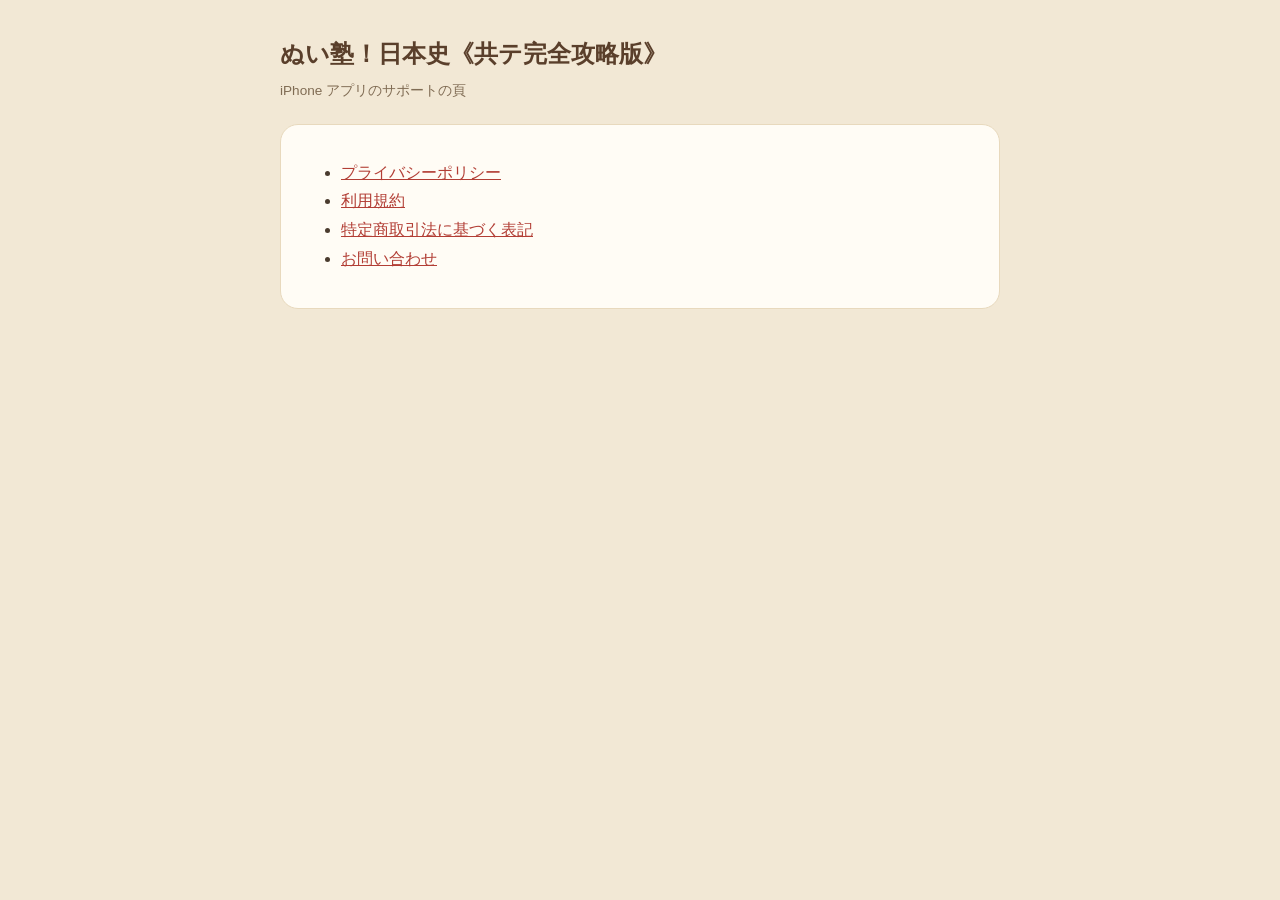
<file: index.html>
<!doctype html><html lang="ja"><head><meta charset="utf-8"><meta name="viewport" content="width=device-width,initial-scale=1"><title>ぬい塾！日本史《共テ完全攻略版》</title><link rel="stylesheet" href="style.css"></head><body><main>
<h1>ぬい塾！日本史《共テ完全攻略版》</h1><p class="date">iPhone アプリのサポートの頁</p>
<section><ul><li><a href="privacy.html">プライバシーポリシー</a></li><li><a href="terms.html">利用規約</a></li><li><a href="tokushoho.html">特定商取引法に基づく表記</a></li><li><a href="contact.html">お問い合わせ</a></li></ul></section>
</main></body></html>
</file>
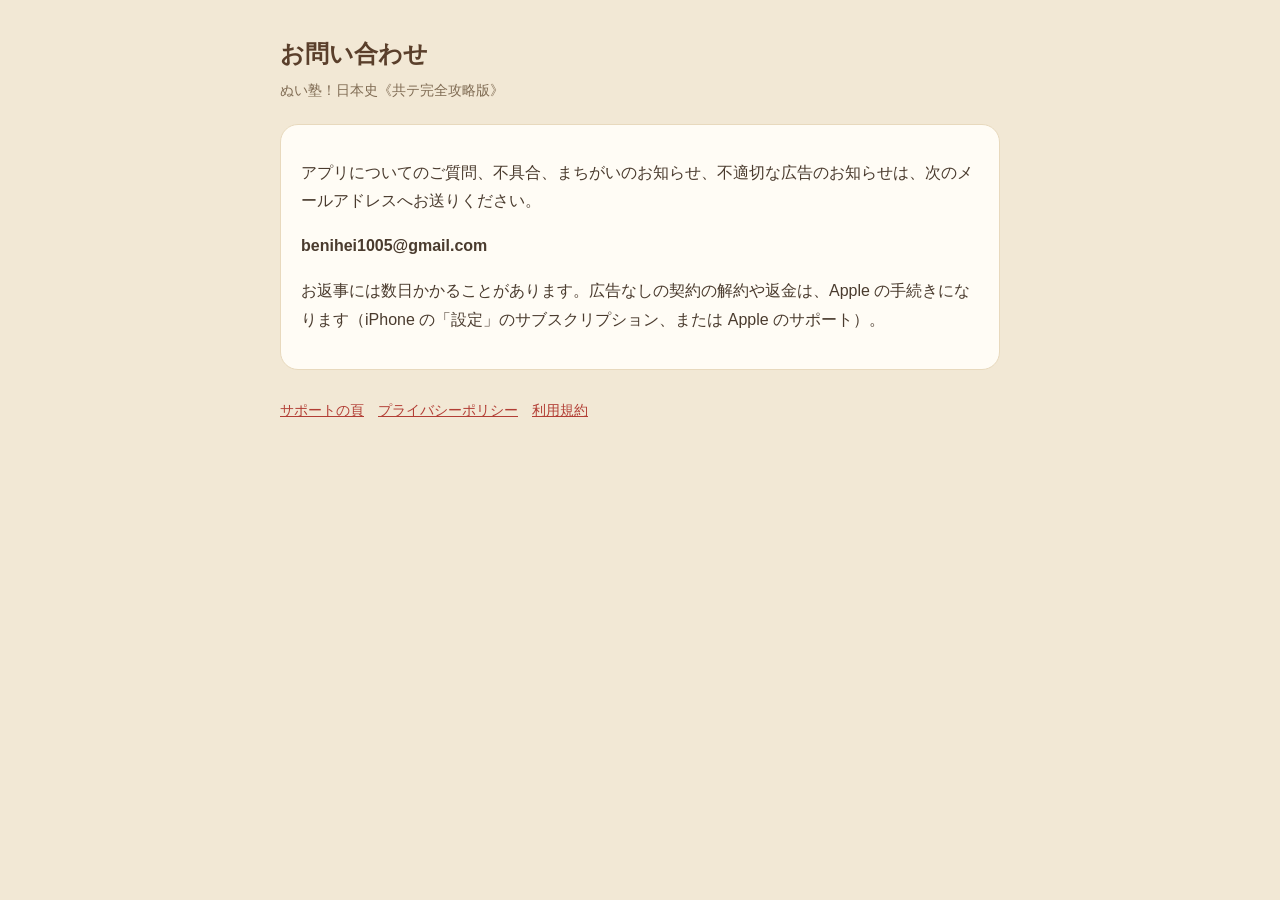
<file: contact.html>
<!doctype html><html lang="ja"><head><meta charset="utf-8"><meta name="viewport" content="width=device-width,initial-scale=1"><title>お問い合わせ｜ぬい塾！日本史</title><link rel="stylesheet" href="style.css"></head><body><main>
<h1>お問い合わせ</h1><p class="date">ぬい塾！日本史《共テ完全攻略版》</p>
<section><p>アプリについてのご質問、不具合、まちがいのお知らせ、不適切な広告のお知らせは、次のメールアドレスへお送りください。</p><p><strong>benihei1005@gmail.com</strong></p><p>お返事には数日かかることがあります。広告なしの契約の解約や返金は、Apple の手続きになります（iPhone の「設定」のサブスクリプション、または Apple のサポート）。</p></section>
<nav><a href="index.html">サポートの頁</a><a href="privacy.html">プライバシーポリシー</a><a href="terms.html">利用規約</a></nav>
</main></body></html>
</file>
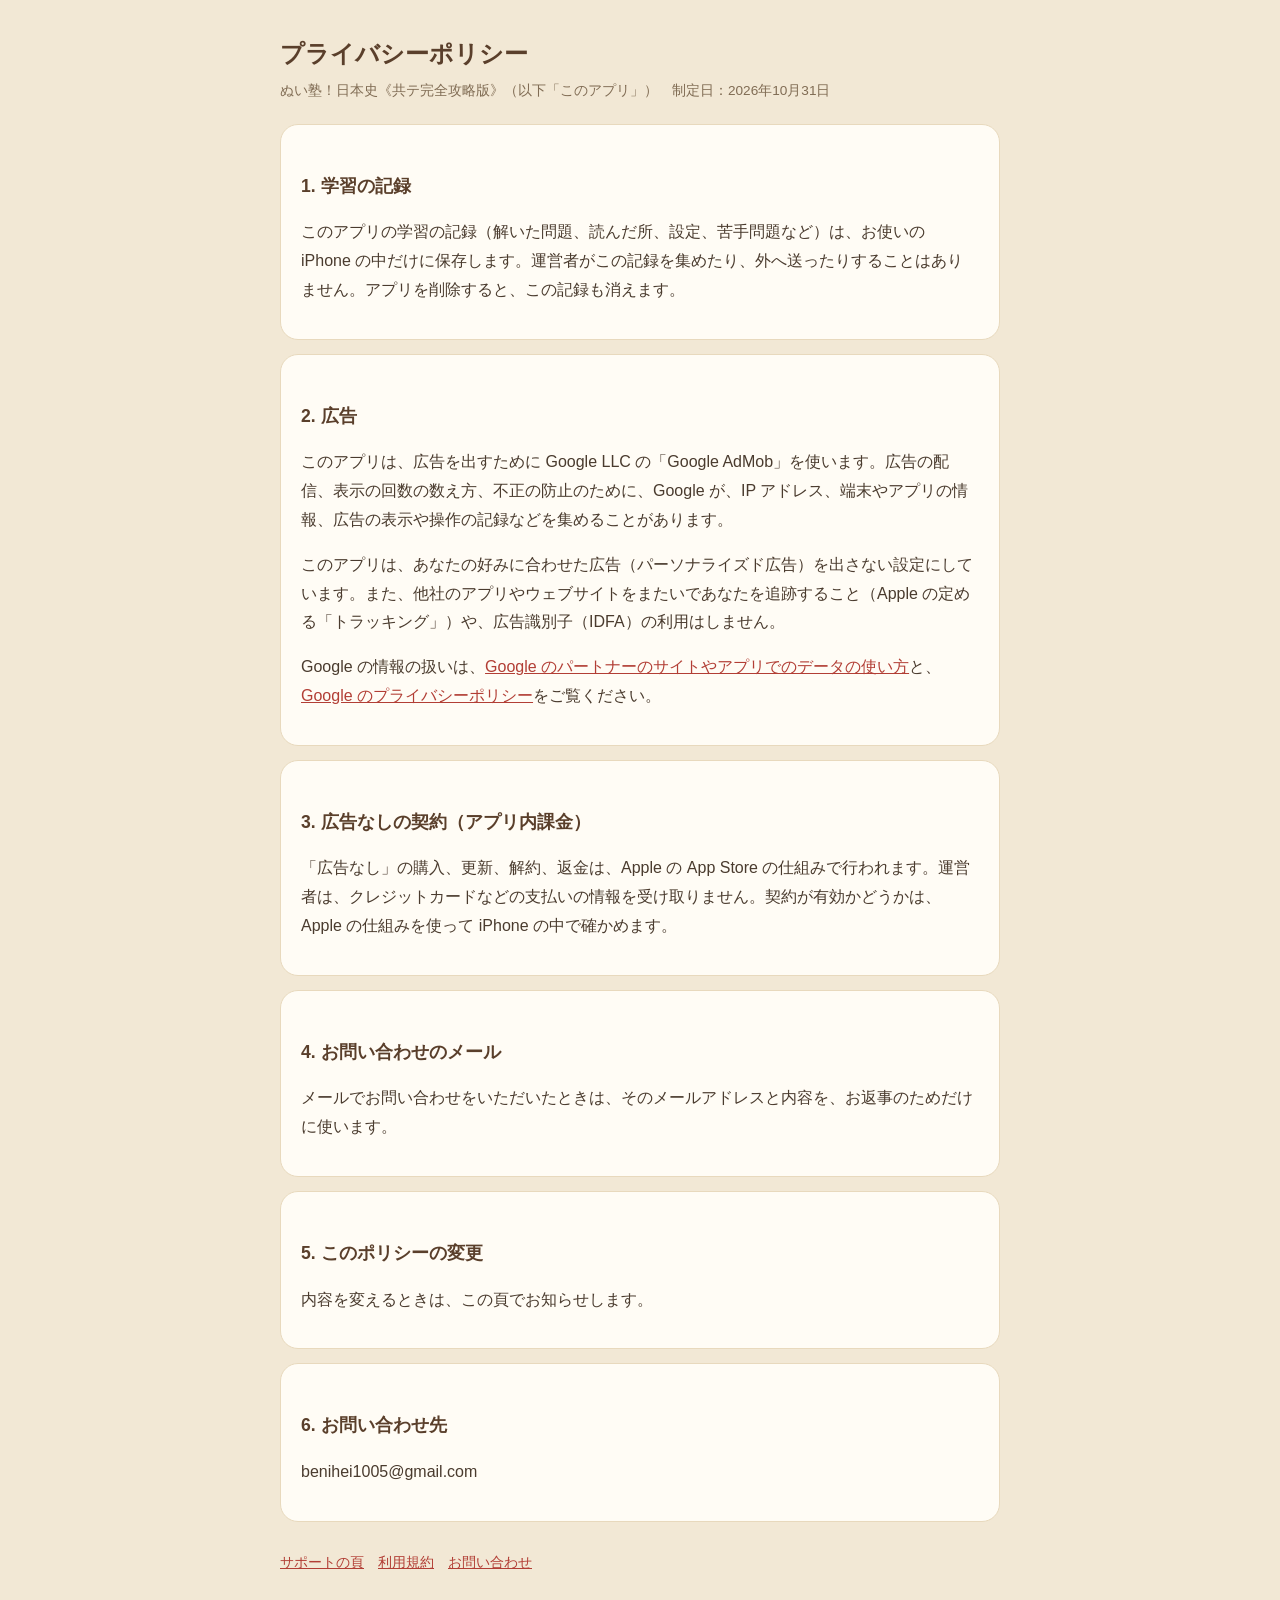
<file: privacy.html>
<!doctype html><html lang="ja"><head><meta charset="utf-8"><meta name="viewport" content="width=device-width,initial-scale=1"><title>プライバシーポリシー｜ぬい塾！日本史</title><link rel="stylesheet" href="style.css"></head><body><main>
<h1>プライバシーポリシー</h1><p class="date">ぬい塾！日本史《共テ完全攻略版》（以下「このアプリ」）　制定日：2026年10月31日</p>
<section><h2>1. 学習の記録</h2><p>このアプリの学習の記録（解いた問題、読んだ所、設定、苦手問題など）は、お使いの iPhone の中だけに保存します。運営者がこの記録を集めたり、外へ送ったりすることはありません。アプリを削除すると、この記録も消えます。</p></section>
<section><h2>2. 広告</h2><p>このアプリは、広告を出すために Google LLC の「Google AdMob」を使います。広告の配信、表示の回数の数え方、不正の防止のために、Google が、IP アドレス、端末やアプリの情報、広告の表示や操作の記録などを集めることがあります。</p><p>このアプリは、あなたの好みに合わせた広告（パーソナライズド広告）を出さない設定にしています。また、他社のアプリやウェブサイトをまたいであなたを追跡すること（Apple の定める「トラッキング」）や、広告識別子（IDFA）の利用はしません。</p><p>Google の情報の扱いは、<a href="https://policies.google.com/technologies/partner-sites">Google のパートナーのサイトやアプリでのデータの使い方</a>と、<a href="https://policies.google.com/privacy">Google のプライバシーポリシー</a>をご覧ください。</p></section>
<section><h2>3. 広告なしの契約（アプリ内課金）</h2><p>「広告なし」の購入、更新、解約、返金は、Apple の App Store の仕組みで行われます。運営者は、クレジットカードなどの支払いの情報を受け取りません。契約が有効かどうかは、Apple の仕組みを使って iPhone の中で確かめます。</p></section>
<section><h2>4. お問い合わせのメール</h2><p>メールでお問い合わせをいただいたときは、そのメールアドレスと内容を、お返事のためだけに使います。</p></section>
<section><h2>5. このポリシーの変更</h2><p>内容を変えるときは、この頁でお知らせします。</p></section>
<section><h2>6. お問い合わせ先</h2><p>benihei1005@gmail.com</p></section>
<nav><a href="index.html">サポートの頁</a><a href="terms.html">利用規約</a><a href="contact.html">お問い合わせ</a></nav>
</main></body></html>
</file>
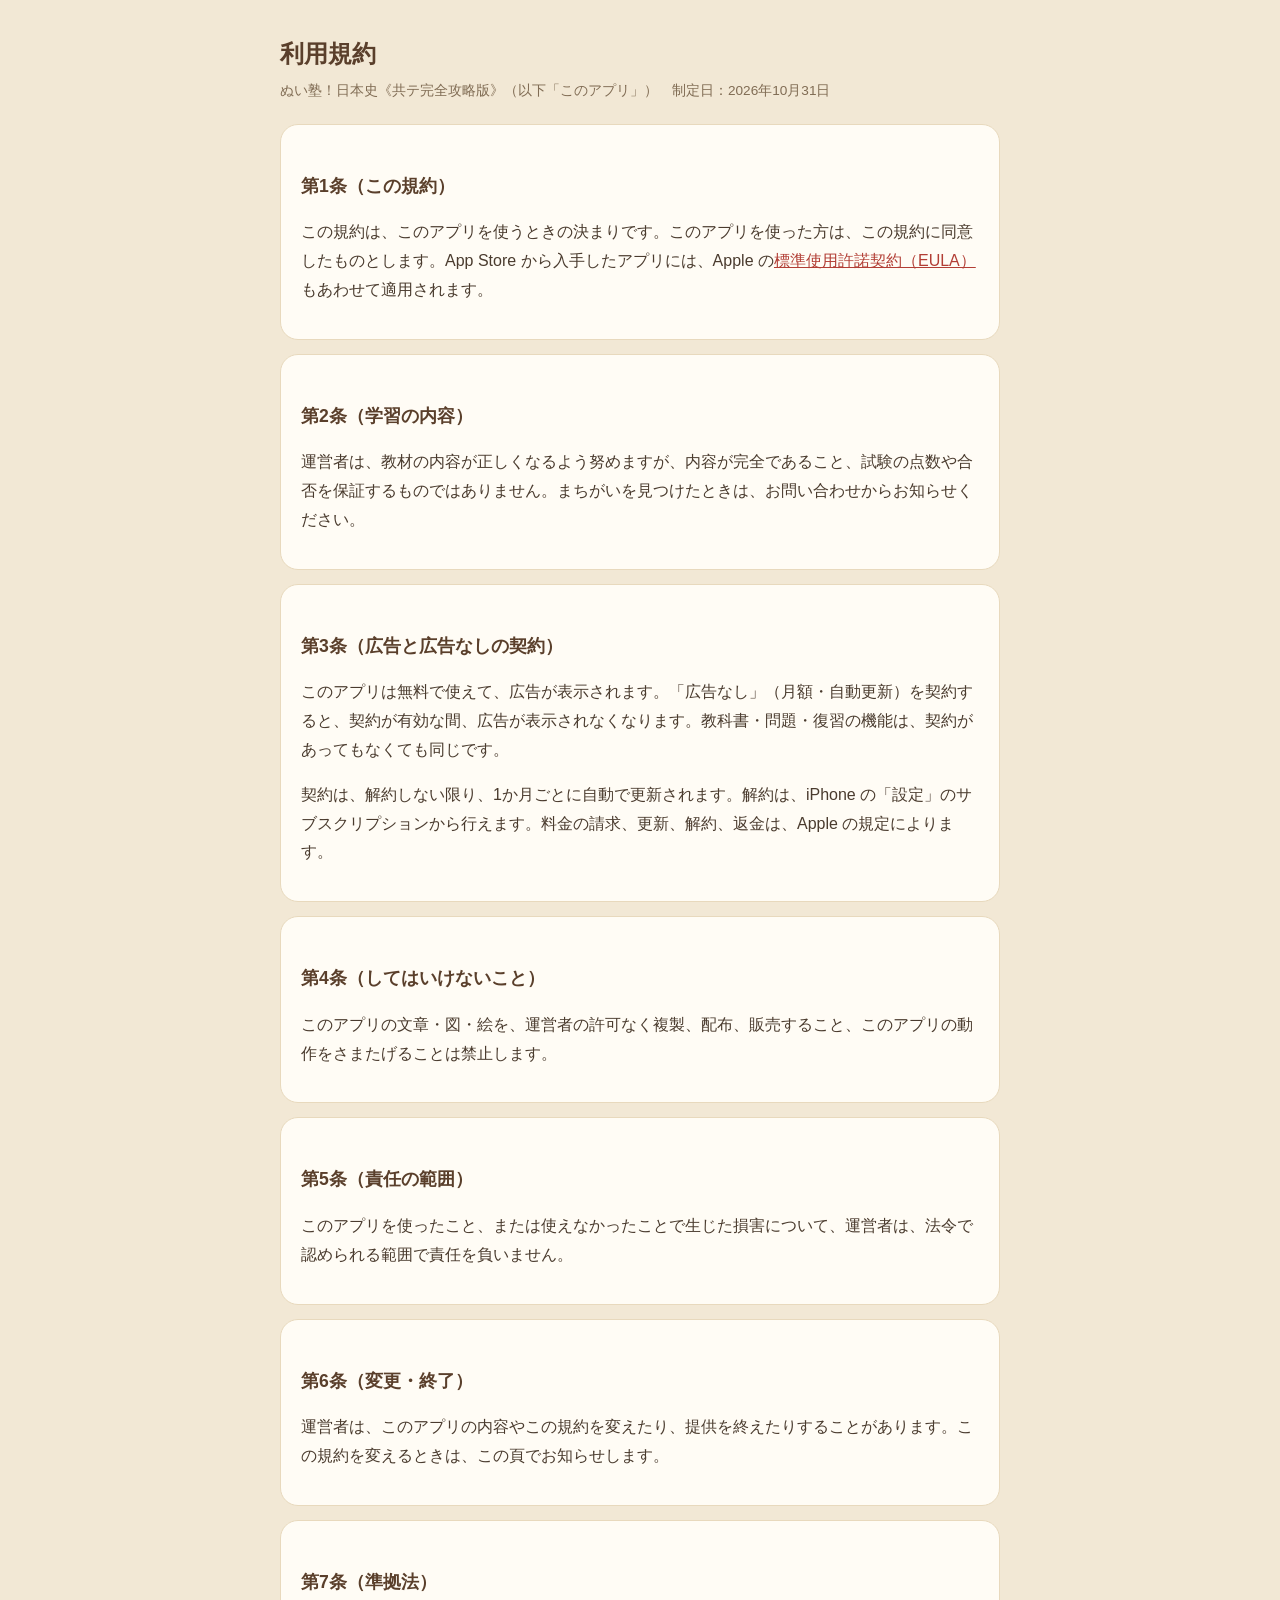
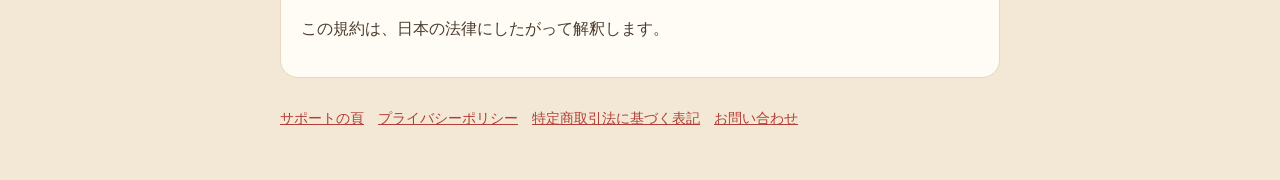
<file: terms.html>
<!doctype html><html lang="ja"><head><meta charset="utf-8"><meta name="viewport" content="width=device-width,initial-scale=1"><title>利用規約｜ぬい塾！日本史</title><link rel="stylesheet" href="style.css"></head><body><main>
<h1>利用規約</h1><p class="date">ぬい塾！日本史《共テ完全攻略版》（以下「このアプリ」）　制定日：2026年10月31日</p>
<section><h2>第1条（この規約）</h2><p>この規約は、このアプリを使うときの決まりです。このアプリを使った方は、この規約に同意したものとします。App Store から入手したアプリには、Apple の<a href="https://www.apple.com/legal/internet-services/itunes/dev/stdeula/">標準使用許諾契約（EULA）</a>もあわせて適用されます。</p></section>
<section><h2>第2条（学習の内容）</h2><p>運営者は、教材の内容が正しくなるよう努めますが、内容が完全であること、試験の点数や合否を保証するものではありません。まちがいを見つけたときは、お問い合わせからお知らせください。</p></section>
<section><h2>第3条（広告と広告なしの契約）</h2><p>このアプリは無料で使えて、広告が表示されます。「広告なし」（月額・自動更新）を契約すると、契約が有効な間、広告が表示されなくなります。教科書・問題・復習の機能は、契約があってもなくても同じです。</p><p>契約は、解約しない限り、1か月ごとに自動で更新されます。解約は、iPhone の「設定」のサブスクリプションから行えます。料金の請求、更新、解約、返金は、Apple の規定によります。</p></section>
<section><h2>第4条（してはいけないこと）</h2><p>このアプリの文章・図・絵を、運営者の許可なく複製、配布、販売すること、このアプリの動作をさまたげることは禁止します。</p></section>
<section><h2>第5条（責任の範囲）</h2><p>このアプリを使ったこと、または使えなかったことで生じた損害について、運営者は、法令で認められる範囲で責任を負いません。</p></section>
<section><h2>第6条（変更・終了）</h2><p>運営者は、このアプリの内容やこの規約を変えたり、提供を終えたりすることがあります。この規約を変えるときは、この頁でお知らせします。</p></section>
<section><h2>第7条（準拠法）</h2><p>この規約は、日本の法律にしたがって解釈します。</p></section>
<nav><a href="index.html">サポートの頁</a><a href="privacy.html">プライバシーポリシー</a><a href="tokushoho.html">特定商取引法に基づく表記</a><a href="contact.html">お問い合わせ</a></nav>
</main></body></html>
</file>
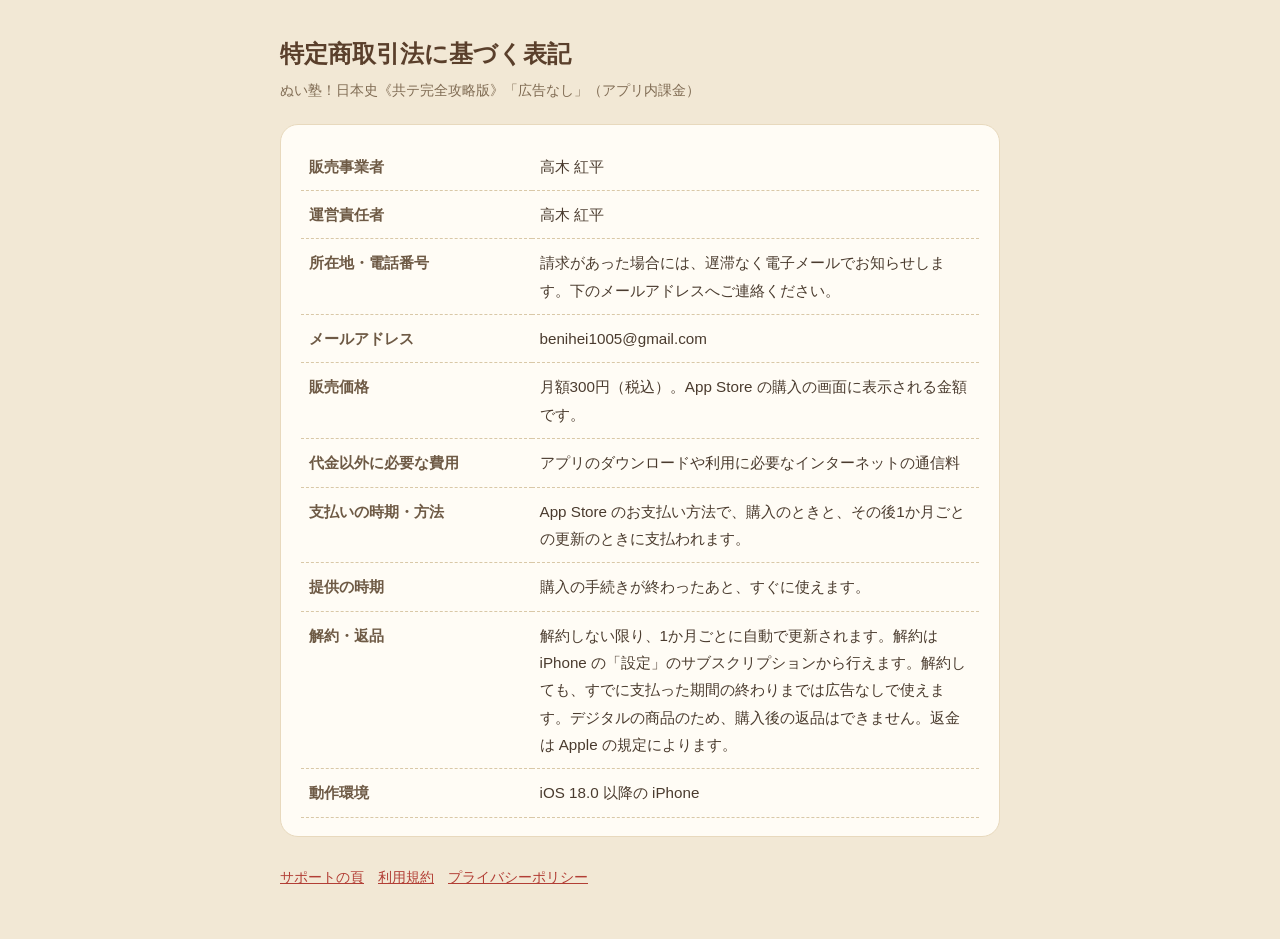
<file: tokushoho.html>
<!doctype html><html lang="ja"><head><meta charset="utf-8"><meta name="viewport" content="width=device-width,initial-scale=1"><title>特定商取引法に基づく表記｜ぬい塾！日本史</title><link rel="stylesheet" href="style.css"></head><body><main>
<h1>特定商取引法に基づく表記</h1><p class="date">ぬい塾！日本史《共テ完全攻略版》「広告なし」（アプリ内課金）</p>
<section><table>
<tr><th>販売事業者</th><td>高木 紅平</td></tr>
<tr><th>運営責任者</th><td>高木 紅平</td></tr>
<tr><th>所在地・電話番号</th><td>請求があった場合には、遅滞なく電子メールでお知らせします。下のメールアドレスへご連絡ください。</td></tr>
<tr><th>メールアドレス</th><td>benihei1005@gmail.com</td></tr>
<tr><th>販売価格</th><td>月額300円（税込）。App Store の購入の画面に表示される金額です。</td></tr>
<tr><th>代金以外に必要な費用</th><td>アプリのダウンロードや利用に必要なインターネットの通信料</td></tr>
<tr><th>支払いの時期・方法</th><td>App Store のお支払い方法で、購入のときと、その後1か月ごとの更新のときに支払われます。</td></tr>
<tr><th>提供の時期</th><td>購入の手続きが終わったあと、すぐに使えます。</td></tr>
<tr><th>解約・返品</th><td>解約しない限り、1か月ごとに自動で更新されます。解約は iPhone の「設定」のサブスクリプションから行えます。解約しても、すでに支払った期間の終わりまでは広告なしで使えます。デジタルの商品のため、購入後の返品はできません。返金は Apple の規定によります。</td></tr>
<tr><th>動作環境</th><td>iOS 18.0 以降の iPhone</td></tr>
</table></section>
<nav><a href="index.html">サポートの頁</a><a href="terms.html">利用規約</a><a href="privacy.html">プライバシーポリシー</a></nav>
</main></body></html>
</file>
<file: style.css>
body{margin:0;background:#F2E8D5;color:#4A3B2E;font-family:"Hiragino Maru Gothic ProN","Hiragino Sans","Noto Sans JP",sans-serif;line-height:1.8}
main{max-width:720px;margin:0 auto;padding:32px max(18px,env(safe-area-inset-left)) 48px}
h1{font-size:1.5rem;color:#5A3F2B;margin:0 0 4px}h2{font-size:1.1rem;color:#5A3F2B;margin:28px 0 6px}
.date{font-size:.85rem;color:#806C54;margin:0 0 20px}
section{background:#FFFCF5;border:1.5px solid #E8D9BD;border-radius:18px;padding:18px 20px;margin:14px 0}
table{width:100%;border-collapse:collapse}th,td{text-align:left;vertical-align:top;padding:10px 8px;border-bottom:1px dashed #D9C8A7;font-size:.95rem}th{width:34%;color:#6E5A45;font-weight:700}
a{color:#B23E35}nav{font-size:.9rem;margin-top:28px}nav a{margin-right:14px}
</file>
